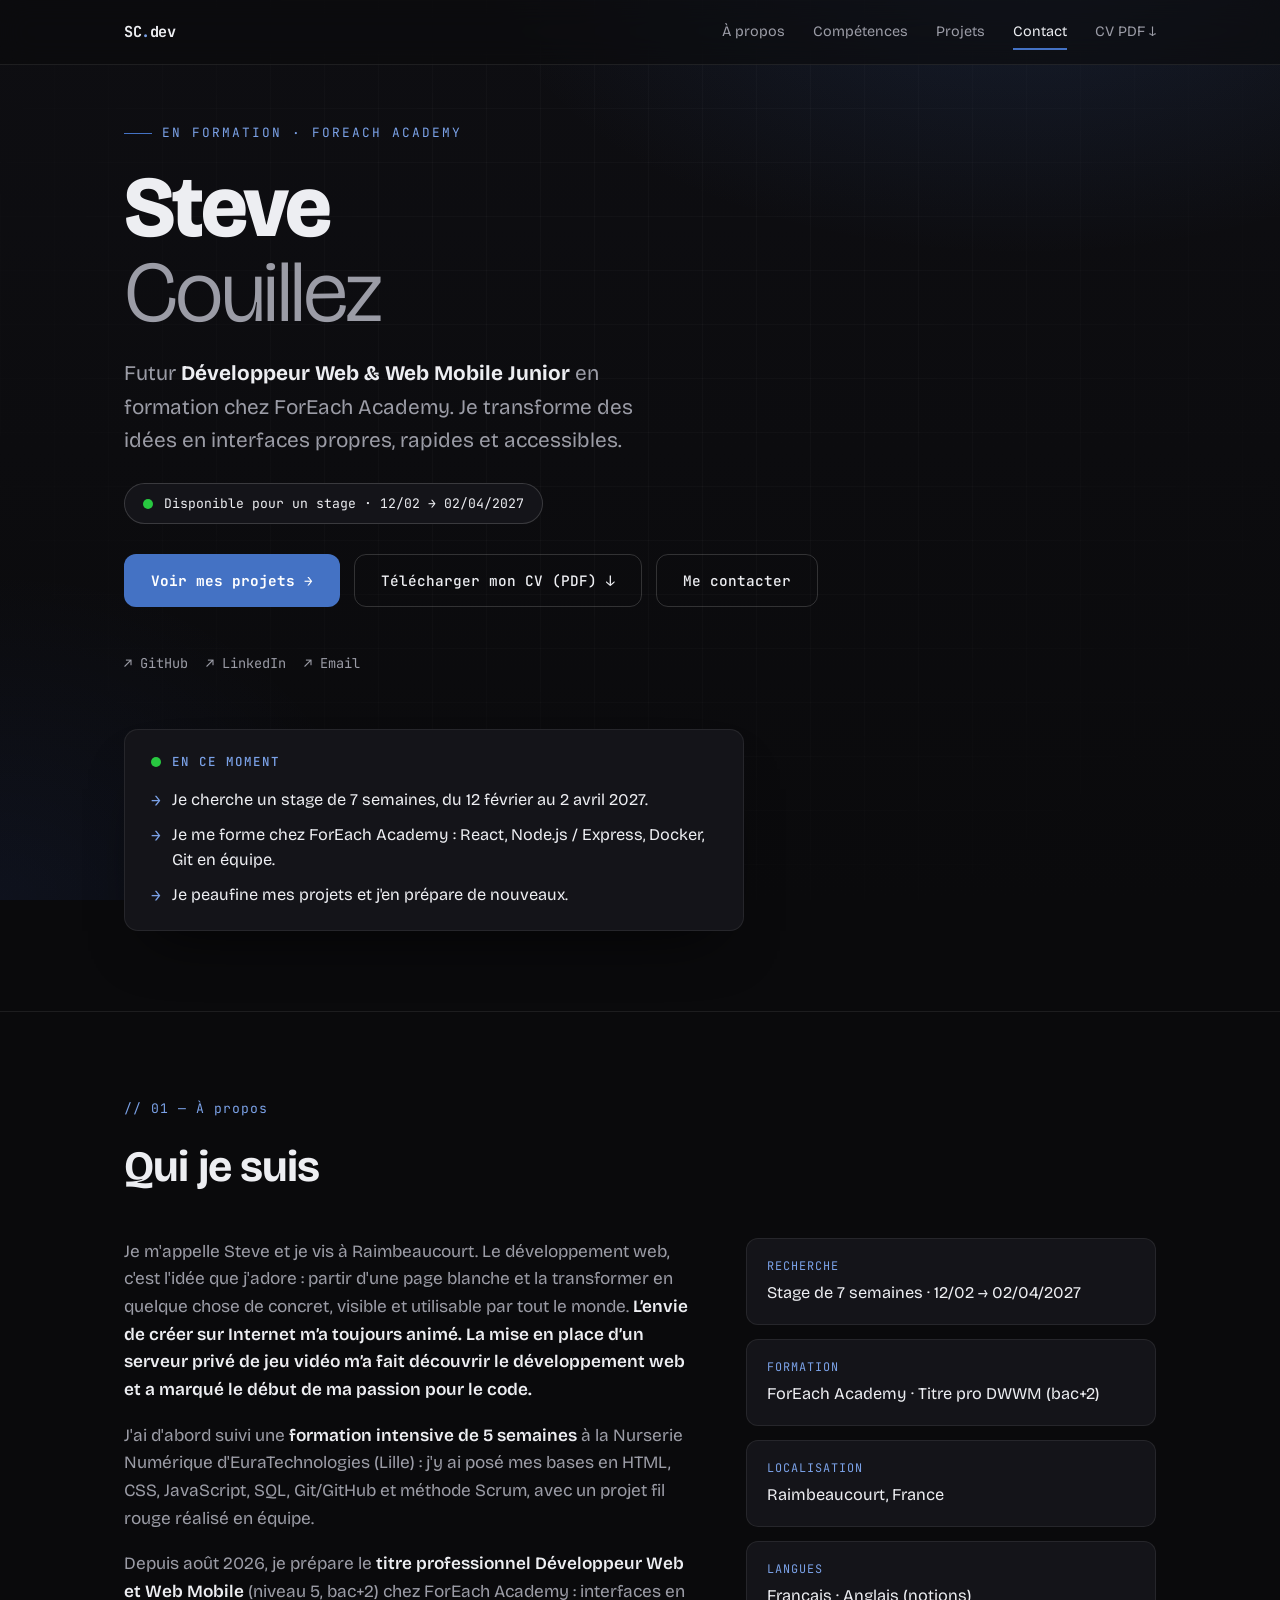
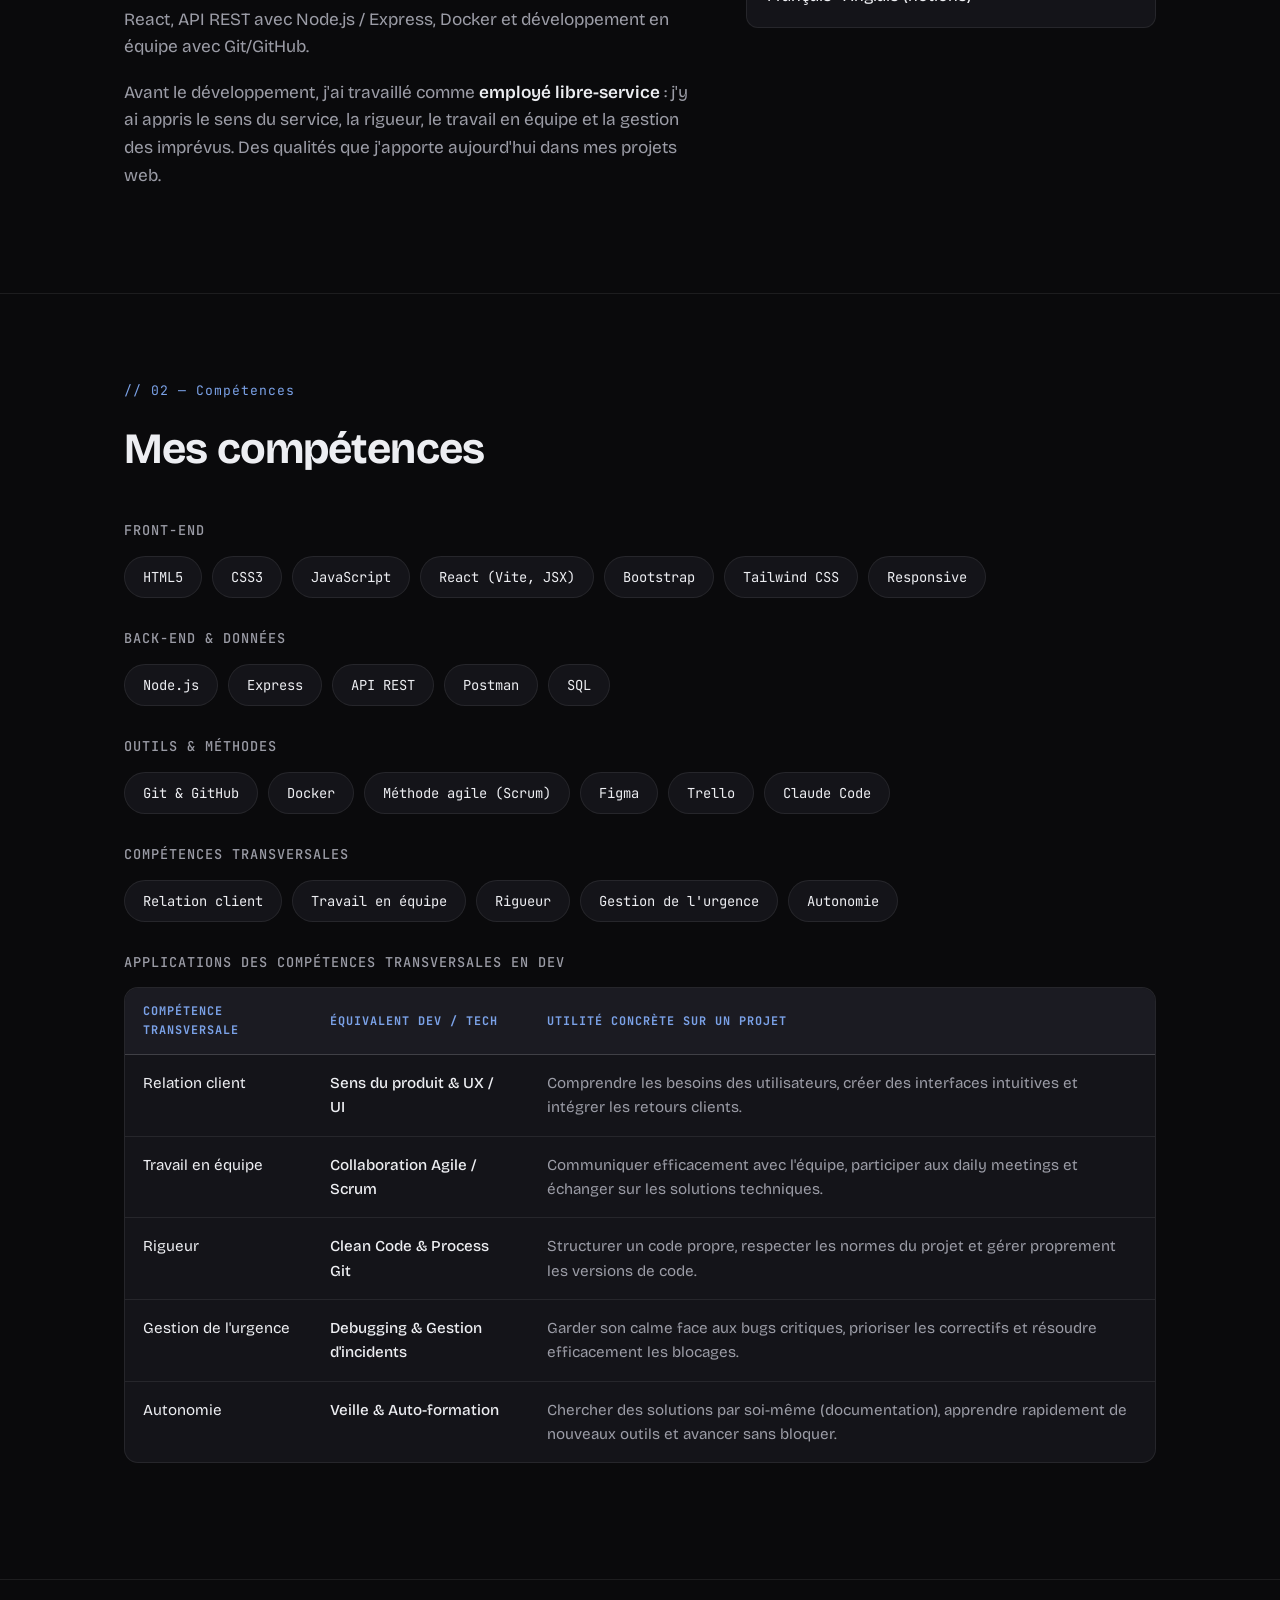
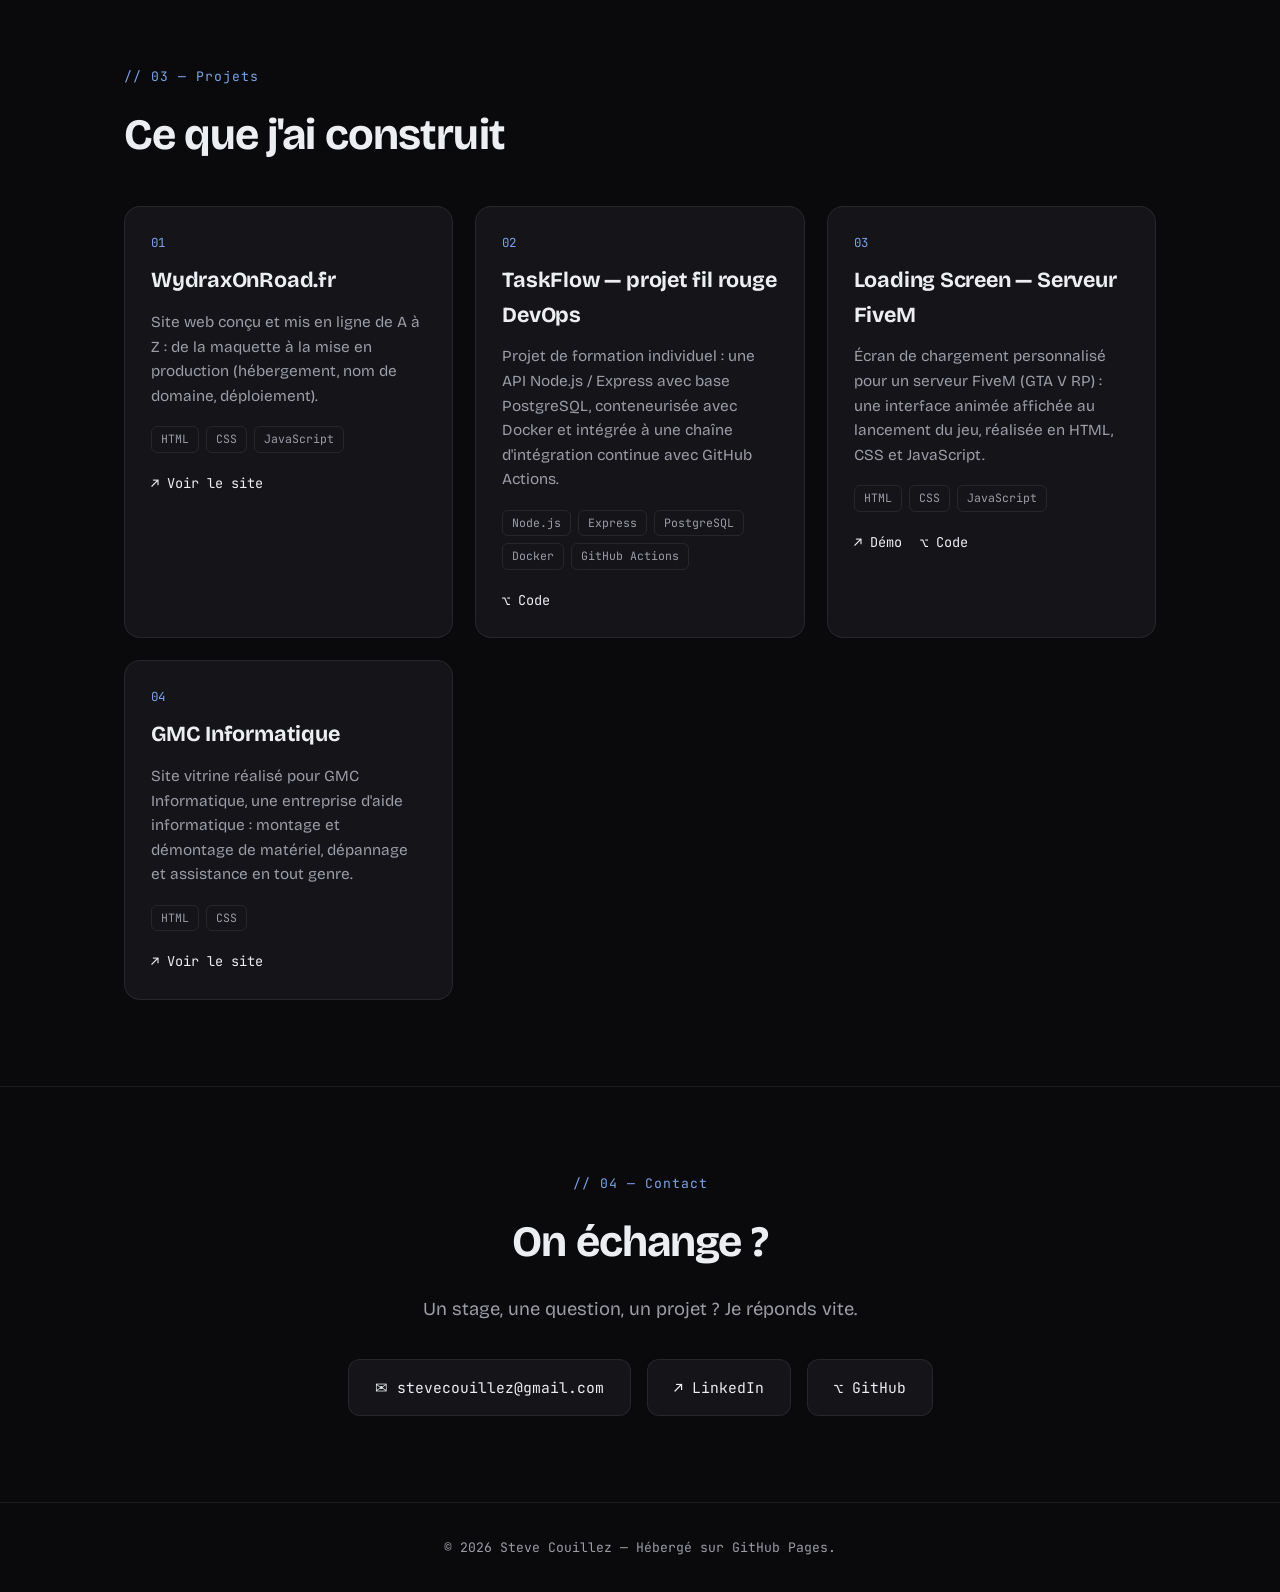
<file: index.html>
<!DOCTYPE html>
<!--
  ════════════════════════════════════════════════════════════════
  CV / PORTFOLIO — Steve Couillez · Développeur Web & Web Mobile
  ════════════════════════════════════════════════════════════════
-->
<html lang="fr">

<head>
  <meta charset="UTF-8" />
  <meta name="viewport" content="width=device-width, initial-scale=1.0" />
  <title>Steve Couillez — Développeur Web &amp; Web Mobile</title>
  <meta name="description" content="Portfolio de Steve Couillez, développeur web en formation (React, Node.js, Express, Docker). Recherche un stage de 7 semaines du 12/02 au 02/04/2027." />

  <!-- Couleur de l'onglet (mobile) + favicon -->
  <meta name="theme-color" content="#0a0a0c">
  <link rel="icon"
    href="data:image/svg+xml;utf8,<svg xmlns='http://www.w3.org/2000/svg' viewBox='0 0 64 64'><rect width='64' height='64' rx='14' fill='%230a0a0c'/><text x='32' y='33' dy='.35em' font-family='Arial,sans-serif' font-size='30' font-weight='700' fill='%237BA2E8' text-anchor='middle'>SC</text></svg>">

  <!-- Open Graph & Twitter Card -->
  <meta property="og:type" content="website">
  <meta property="og:url" content="https://couillezsteve.github.io/">
  <meta property="og:title" content="Steve Couillez — Développeur Web &amp; Web Mobile">
  <meta property="og:description"
    content="Portfolio de Steve Couillez : projets, compétences et CV. Développeur web en formation, à la recherche d'un stage du 12/02 au 02/04/2027.">
  <meta property="og:image" content="https://couillezsteve.github.io/og.png">
  <meta name="twitter:card" content="summary_large_image">

  <link rel="preconnect" href="https://fonts.googleapis.com">
  <link rel="preconnect" href="https://fonts.gstatic.com" crossorigin>
  <link
    href="https://fonts.googleapis.com/css2?family=Bricolage+Grotesque:opsz,wght@12..96,300;12..96,400;12..96,500;12..96,700;12..96,800&family=JetBrains+Mono:wght@400;500;700&display=swap"
    rel="stylesheet">

  <style>
    :root {
      --bg: #0a0a0c;
      --bg-2: #0e0e12;
      --surface: #141419;
      --surface-2: #1b1b22;
      --border: rgba(255, 255, 255, .08);
      --border-strong: rgba(255, 255, 255, .16);
      --text: #edeef2;
      --muted: #9b9ca6;
      --accent: #4472C4;
      --accent-text: #7BA2E8;
      --accent-dim: rgba(68, 114, 196, .16);
      --font-display: 'Bricolage Grotesque', sans-serif;
      --font-mono: 'JetBrains Mono', monospace;
      --maxw: 1080px;
    }

    * { margin: 0; padding: 0; box-sizing: border-box }

    html { scroll-behavior: smooth; scroll-padding-top: 90px }

    body {
      background: var(--bg);
      color: var(--text);
      font-family: var(--font-display);
      font-weight: 400;
      line-height: 1.6;
      -webkit-font-smoothing: antialiased;
      overflow-x: hidden;
      position: relative
    }

    body::before {
      content: "";
      position: fixed;
      inset: 0;
      z-index: -2;
      background: radial-gradient(900px 500px at 80% -5%, rgba(68, 114, 196, .16), transparent 60%), radial-gradient(700px 600px at 0% 100%, rgba(70, 120, 255, .07), transparent 55%), linear-gradient(var(--bg-2), var(--bg))
    }

    body::after {
      content: "";
      position: fixed;
      inset: 0;
      z-index: -1;
      pointer-events: none;
      background-image: linear-gradient(rgba(255, 255, 255, .022) 1px, transparent 1px), linear-gradient(90deg, rgba(255, 255, 255, .022) 1px, transparent 1px);
      background-size: 54px 54px;
      mask-image: radial-gradient(circle at 50% 35%, #000 30%, transparent 90%)
    }

    ::selection { background: var(--accent); color: #fff }

    a { color: inherit; text-decoration: none }

    .wrap { max-width: var(--maxw); margin: 0 auto; padding: 0 24px }

    header.nav {
      position: sticky;
      top: 0;
      z-index: 50;
      backdrop-filter: blur(14px);
      background: rgba(10, 10, 12, .6);
      border-bottom: 1px solid var(--border)
    }

    .nav-inner { display: flex; align-items: center; justify-content: space-between; height: 64px }

    .brand { font-family: var(--font-mono); font-weight: 700; letter-spacing: -.5px; font-size: .95rem }

    .brand .dot { color: var(--accent-text) }

    .nav-links { display: flex; gap: 28px; align-items: center }

    .nav-links a { font-size: .9rem; color: var(--muted); transition: color .2s; position: relative }

    .nav-links a:hover { color: var(--text) }

    .nav-links a::after {
      content: "";
      position: absolute;
      left: 0;
      bottom: -6px;
      height: 2px;
      width: 0;
      background: var(--accent);
      transition: width .25s
    }

    .nav-links a:hover::after,
    .nav-links a.active::after { width: 100% }

    .nav-links a.active { color: var(--text) }

    :focus-visible { outline: 2px solid var(--accent); outline-offset: 3px; border-radius: 4px }

    .burger {
      display: none;
      background: none;
      border: 0;
      color: var(--text);
      font-size: 1.5rem;
      line-height: 1;
      cursor: pointer;
      padding: 6px 4px
    }

    .hero { padding: clamp(28px, 4vw, 52px) 0 80px }

    .eyebrow {
      font-family: var(--font-mono);
      font-size: .8rem;
      color: var(--accent-text);
      letter-spacing: 2px;
      text-transform: uppercase;
      margin-bottom: 22px;
      display: inline-flex;
      align-items: center;
      gap: 10px
    }

    .eyebrow::before { content: ""; width: 28px; height: 1px; background: var(--accent) }

    .hero h1 {
      font-size: clamp(2.6rem, 8vw, 5.4rem);
      font-weight: 800;
      line-height: .98;
      letter-spacing: -.03em;
      margin-bottom: 22px
    }

    .hero h1 .line2 { color: var(--muted); font-weight: 300 }

    .hero .lead {
      font-size: clamp(1.05rem, 2.4vw, 1.3rem);
      color: var(--muted);
      max-width: 560px;
      margin-bottom: 26px
    }

    /* Pastille « disponible pour un stage » */
    .status {
      display: inline-flex;
      align-items: center;
      gap: 11px;
      border: 1px solid var(--border-strong);
      background: var(--surface);
      border-radius: 999px;
      padding: 9px 18px;
      font-family: var(--font-mono);
      font-size: .82rem;
      margin-bottom: 30px
    }

    .hero-cta { display: flex; gap: 14px; flex-wrap: wrap; margin-bottom: 46px }

    .btn {
      font-family: var(--font-mono);
      font-size: .9rem;
      font-weight: 500;
      padding: 14px 26px;
      border-radius: 12px;
      transition: .2s;
      cursor: pointer;
      border: 1px solid transparent;
      display: inline-flex;
      align-items: center;
      gap: 10px
    }

    .btn-primary { background: var(--accent); color: #fff; font-weight: 700 }

    .btn-primary:hover { transform: translateY(-2px); box-shadow: 0 14px 30px rgba(68, 114, 196, .40) }

    .btn-ghost { border-color: var(--border-strong); color: var(--text) }

    .btn-ghost:hover { border-color: var(--accent); color: var(--accent-text) }

    .socials { display: flex; gap: 18px; flex-wrap: wrap }

    .socials a { color: var(--muted); font-family: var(--font-mono); font-size: .85rem; transition: .2s }

    .socials a:hover { color: var(--accent-text) }

    .now-card {
      margin-top: 54px;
      max-width: 620px;
      border: 1px solid var(--border);
      border-radius: 14px;
      background: var(--surface);
      box-shadow: 0 30px 60px -30px rgba(0, 0, 0, .8);
      padding: 22px 26px
    }

    .now-head { display: flex; align-items: center; gap: 11px; margin-bottom: 16px }

    .now-dot { width: 10px; height: 10px; border-radius: 50%; background: #28c840; animation: pulse 2s infinite; flex: none }

    @keyframes pulse {
      0% { box-shadow: 0 0 0 0 rgba(40, 200, 64, .5) }
      70% { box-shadow: 0 0 0 9px rgba(40, 200, 64, 0) }
      100% { box-shadow: 0 0 0 0 rgba(40, 200, 64, 0) }
    }

    .now-head b {
      font-family: var(--font-mono);
      font-weight: 500;
      font-size: .78rem;
      letter-spacing: 2px;
      text-transform: uppercase;
      color: var(--accent-text)
    }

    .now-card ul { list-style: none; display: flex; flex-direction: column; gap: 11px }

    .now-card li { display: flex; gap: 11px; color: var(--text); font-size: 1.02rem; line-height: 1.5 }

    .now-card li::before { content: "→"; color: var(--accent-text); flex: none; font-family: var(--font-mono) }

    section { padding: 86px 0; border-top: 1px solid var(--border) }

    .sec-tag { font-family: var(--font-mono); color: var(--accent-text); font-size: .82rem; letter-spacing: 1px; margin-bottom: 14px }

    .sec-title { font-size: clamp(1.8rem, 4vw, 2.7rem); font-weight: 700; letter-spacing: -.02em; margin-bottom: 36px }

    .about-grid { display: grid; grid-template-columns: 1.4fr 1fr; gap: 48px; align-items: start }

    .about-grid p { color: var(--muted); font-size: 1.08rem; margin-bottom: 18px }

    .about-grid p strong { color: var(--text); font-weight: 600 }

    .facts { display: flex; flex-direction: column; gap: 14px }

    .fact { border: 1px solid var(--border); border-radius: 12px; padding: 18px 20px; background: var(--surface) }

    .fact .k { font-family: var(--font-mono); font-size: .74rem; color: var(--accent-text); letter-spacing: 1px; text-transform: uppercase }

    .fact .v { font-size: 1.02rem; margin-top: 4px }

    .skill-block { margin-bottom: 30px }

    .skill-block h3 { font-family: var(--font-mono); font-size: .85rem; color: var(--muted); font-weight: 500; margin-bottom: 14px; letter-spacing: 1px }

    .chips { display: flex; flex-wrap: wrap; gap: 10px }

    .chip {
      border: 1px solid var(--border);
      background: var(--surface);
      border-radius: 999px;
      padding: 9px 18px;
      font-family: var(--font-mono);
      font-size: .86rem;
      transition: .2s;
      cursor: default
    }

    .chip:hover { border-color: var(--accent); color: var(--accent-text); transform: translateY(-2px) }

    .chip.learning { border-style: dashed; color: var(--muted) }

    .table-wrap { overflow-x: auto; border: 1px solid var(--border); border-radius: 14px; background: var(--surface) }

    .rome { width: 100%; min-width: 640px; border-collapse: collapse; font-size: .95rem }

    .rome th {
      font-family: var(--font-mono);
      font-size: .74rem;
      letter-spacing: 1px;
      text-transform: uppercase;
      color: var(--accent-text);
      text-align: left;
      padding: 14px 18px;
      background: var(--surface-2);
      border-bottom: 1px solid var(--border-strong)
    }

    .rome td { padding: 16px 18px; vertical-align: top; color: var(--muted); border-bottom: 1px solid var(--border) }

    .rome tr:last-child td { border-bottom: 0 }

    .rome td:first-child { color: var(--text) }

    .rome td:nth-child(2) { color: var(--text); font-weight: 500 }

    .rome-note { font-family: var(--font-mono); font-size: .78rem; color: var(--muted); margin-top: 12px }

    .projects { display: grid; grid-template-columns: repeat(auto-fit, minmax(min(100%, 300px), 1fr)); gap: 22px }

    .card {
      border: 1px solid var(--border);
      border-radius: 16px;
      background: var(--surface);
      padding: 26px;
      transition: .25s;
      position: relative;
      overflow: hidden
    }

    .card::before { content: ""; position: absolute; inset: 0; background: var(--accent-dim); opacity: 0; transition: .25s }

    .card:hover { transform: translateY(-5px); border-color: var(--border-strong) }

    .card:hover::before { opacity: 1 }

    .card>* { position: relative }

    .card .num { font-family: var(--font-mono); font-size: .78rem; color: var(--accent-text) }

    .card h3 { font-size: 1.35rem; font-weight: 700; margin: 10px 0 12px; letter-spacing: -.01em }

    .card p { color: var(--muted); font-size: .96rem; margin-bottom: 18px }

    .tags { display: flex; flex-wrap: wrap; gap: 7px; margin-bottom: 20px }

    .tags span { font-family: var(--font-mono); font-size: .72rem; color: var(--muted); border: 1px solid var(--border); padding: 3px 9px; border-radius: 6px }

    .card-links { display: flex; gap: 18px; flex-wrap: wrap; font-family: var(--font-mono); font-size: .85rem }

    .card-links a { color: var(--text); transition: .2s; display: inline-flex; align-items: center; gap: 6px }

    .card-links a:hover { color: var(--accent-text) }

    .contact { text-align: center }

    .contact .sec-title { margin-bottom: 18px }

    .contact .lead { color: var(--muted); font-size: 1.15rem; max-width: 520px; margin: 0 auto 34px }

    .contact-grid { display: flex; gap: 16px; justify-content: center; flex-wrap: wrap }

    .contact-grid a {
      border: 1px solid var(--border);
      border-radius: 12px;
      padding: 16px 26px;
      background: var(--surface);
      font-family: var(--font-mono);
      font-size: .92rem;
      transition: .2s;
      word-break: break-word
    }

    .contact-grid a:hover { border-color: var(--accent); color: var(--accent-text); transform: translateY(-3px) }

    footer {
      border-top: 1px solid var(--border);
      padding: 34px 0;
      text-align: center;
      color: var(--muted);
      font-family: var(--font-mono);
      font-size: .82rem
    }

    .to-top {
      position: fixed;
      right: 22px;
      bottom: 22px;
      z-index: 60;
      width: 48px;
      height: 48px;
      border-radius: 50%;
      border: 1px solid var(--border-strong);
      background: rgba(20, 20, 25, .85);
      backdrop-filter: blur(8px);
      color: var(--text);
      font-size: 1.25rem;
      line-height: 1;
      cursor: pointer;
      display: flex;
      align-items: center;
      justify-content: center;
      opacity: 0;
      pointer-events: none;
      transform: translateY(12px);
      transition: .25s
    }

    .to-top.show { opacity: 1; pointer-events: auto; transform: none }

    .to-top:hover { border-color: var(--accent); color: var(--accent-text); transform: translateY(-2px) }

    .reveal { opacity: 0; transform: translateY(28px); transition: opacity .7s ease, transform .7s ease }

    .reveal.in { opacity: 1; transform: none }

    @media(max-width:760px) {
      .burger { display: block }

      .nav-links {
        display: none;
        position: absolute;
        top: 100%;
        left: 0;
        right: 0;
        flex-direction: column;
        align-items: stretch;
        gap: 0;
        background: rgba(10, 10, 12, .98);
        backdrop-filter: blur(14px);
        border-bottom: 1px solid var(--border);
        padding: 4px 24px 14px
      }

      .nav-links.open { display: flex }

      .nav-links a { padding: 15px 2px; font-size: 1rem; color: var(--text); border-bottom: 1px solid var(--border) }

      .nav-links a:last-child { border-bottom: 0 }

      .nav-links a::after { display: none }

      .hero { padding: 34px 0 50px }

      .hero h1 { font-size: clamp(2.4rem, 13vw, 3.4rem) }

      .now-card { margin-top: 38px }

      section { padding: 60px 0 }

      .about-grid { grid-template-columns: 1fr; gap: 30px }

      .sec-title { margin-bottom: 28px }
    }

    @media(max-width:430px) {
      .wrap { padding: 0 18px }

      .hero-cta { gap: 10px }

      .hero-cta .btn { flex: 1 1 auto; justify-content: center }

      .btn { padding: 13px 18px; font-size: .85rem }

      .status { font-size: .76rem; padding: 9px 14px }

      .card { padding: 22px }

      .contact-grid { flex-direction: column }

      .contact-grid a { text-align: center }

      .to-top { right: 14px; bottom: 14px; width: 44px; height: 44px }
    }

    @media(prefers-reduced-motion:reduce) {
      * { animation: none !important; transition: none !important }

      .reveal { opacity: 1; transform: none }
    }
  </style>

</head>

<body>

  <!-- ───────── NAV ───────── -->
  <header class="nav">
    <div class="wrap nav-inner">
      <a href="#top" class="brand">SC<span class="dot">.</span>dev</a>
      <nav class="nav-links" id="navLinks">
        <a href="#apropos">À propos</a>
        <a href="#competences">Compétences</a>
        <a href="#projets">Projets</a>
        <a href="#contact">Contact</a>
        <a href="cv-steve-couillez.pdf" download>CV PDF ↓</a>
      </nav>
      <button class="burger" id="burger" aria-label="Ouvrir le menu" aria-expanded="false"
        aria-controls="navLinks">≡</button>
    </div>
  </header>

  <!-- ───────── HERO ───────── -->
  <main id="top">
    <section class="hero" style="border-top:0">
      <div class="wrap">
        <div class="eyebrow reveal">En formation · ForEach Academy</div>
        <h1 class="reveal">Steve<br><span class="line2">Couillez</span></h1>
        <p class="lead reveal">
          Futur <strong style="color:var(--text)">Développeur Web &amp; Web Mobile Junior</strong>
          en formation chez ForEach Academy. Je transforme des idées en interfaces propres,
          rapides et accessibles.
        </p>
        <div class="status reveal">
          <span class="now-dot"></span>
          Disponible pour un stage · 12/02 → 02/04/2027
        </div>
        <div class="hero-cta reveal">
          <a href="#projets" class="btn btn-primary">Voir mes projets →</a>
          <a href="CV_Stage_Steve_Couillez.pdf" download class="btn btn-ghost">Télécharger mon CV (PDF) ↓</a>
          <a href="#contact" class="btn btn-ghost">Me contacter</a>
        </div>
        <div class="socials reveal">
          <a href="https://github.com/CouillezSteve" target="_blank" rel="noopener">↗ GitHub</a>
          <a href="https://www.linkedin.com/in/steve-couillez-91457b308/" target="_blank" rel="noopener">↗ LinkedIn</a>
          <a href="mailto:stevecouillez@gmail.com">↗ Email</a>
        </div>

        <!-- Carte « En ce moment » -->
        <div class="now-card reveal">
          <div class="now-head"><span class="now-dot"></span><b>En ce moment</b></div>
          <ul>
            <li>Je cherche un stage de 7 semaines, du 12 février au 2 avril 2027.</li>
            <li>Je me forme chez ForEach Academy : React, Node.js / Express, Docker, Git en équipe.</li>
            <li>Je peaufine mes projets et j'en prépare de nouveaux.</li>
          </ul>
        </div>
      </div>
    </section>

    <!-- ───────── À PROPOS ───────── -->
    <section id="apropos">
      <div class="wrap">
        <div class="sec-tag reveal">// 01 — À propos</div>
        <h2 class="sec-title reveal">Qui je suis</h2>
        <div class="about-grid">
          <div class="reveal">
            <p>
              Je m'appelle Steve et je vis à Raimbeaucourt. Le développement web, c'est l'idée
              que j'adore : partir d'une page blanche et la transformer en quelque chose de
              concret, visible et utilisable par tout le monde.
              <strong>L’envie de créer sur Internet m’a toujours animé. La mise en place d’un serveur privé de jeu vidéo
                m’a fait découvrir le développement web et a marqué le début de ma passion pour le code.</strong>
            </p>
            <p>
              J'ai d'abord suivi une <strong>formation intensive de 5 semaines</strong> à la
              Nurserie Numérique d'EuraTechnologies (Lille) : j'y ai posé mes bases en HTML, CSS,
              JavaScript, SQL, Git/GitHub et méthode Scrum, avec un projet fil rouge réalisé en équipe.
            </p>
            <p>
              Depuis août 2026, je prépare le <strong>titre professionnel Développeur Web et Web
                Mobile</strong> (niveau 5, bac+2) chez ForEach Academy : interfaces en React,
              API REST avec Node.js / Express, Docker et développement en équipe avec Git/GitHub.
            </p>
            <p>
              Avant le développement, j'ai travaillé comme <strong>employé libre-service</strong> :
              j'y ai appris le sens du service, la rigueur, le travail en équipe et la gestion
              des imprévus. Des qualités que j'apporte aujourd'hui dans mes projets web.
            </p>
          </div>
          <div class="facts reveal">
            <div class="fact">
              <div class="k">Recherche</div>
              <div class="v">Stage de 7 semaines · 12/02 → 02/04/2027</div>
            </div>
            <div class="fact">
              <div class="k">Formation</div>
              <div class="v">ForEach Academy · Titre pro DWWM (bac+2)</div>
            </div>
            <div class="fact">
              <div class="k">Localisation</div>
              <div class="v">Raimbeaucourt, France</div>
            </div>
            <div class="fact">
              <div class="k">Langues</div>
              <div class="v">Français · Anglais (notions)</div>
            </div>
          </div>
        </div>
      </div>
    </section>

    <!-- ───────── COMPÉTENCES ───────── -->
    <section id="competences">
      <div class="wrap">
        <div class="sec-tag reveal">// 02 — Compétences</div>
        <h2 class="sec-title reveal">Mes compétences</h2>

        <div class="skill-block reveal">
          <h3>FRONT-END</h3>
          <div class="chips">
            <span class="chip">HTML5</span>
            <span class="chip">CSS3</span>
            <span class="chip">JavaScript</span>
            <span class="chip">React (Vite, JSX)</span>
            <span class="chip">Bootstrap</span>
            <span class="chip">Tailwind CSS</span>
            <span class="chip">Responsive</span>
          </div>
        </div>

        <div class="skill-block reveal">
          <h3>BACK-END &amp; DONNÉES</h3>
          <div class="chips">
            <span class="chip">Node.js</span>
            <span class="chip">Express</span>
            <span class="chip">API REST</span>
            <span class="chip">Postman</span>
            <span class="chip">SQL</span>
          </div>
        </div>

        <div class="skill-block reveal">
          <h3>OUTILS &amp; MÉTHODES</h3>
          <div class="chips">
            <span class="chip">Git &amp; GitHub</span>
            <span class="chip">Docker</span>
            <span class="chip">Méthode agile (Scrum)</span>
            <span class="chip">Figma</span>
            <span class="chip">Trello</span>
            <span class="chip">Claude Code</span>
          </div>
        </div>

        <div class="skill-block reveal">
          <h3>COMPÉTENCES TRANSVERSALES</h3>
          <div class="chips">
            <span class="chip">Relation client</span>
            <span class="chip">Travail en équipe</span>
            <span class="chip">Rigueur</span>
            <span class="chip">Gestion de l'urgence</span>
            <span class="chip">Autonomie</span>
          </div>
        </div>

        <div class="skill-block reveal">
          <h3>APPLICATIONS DES COMPÉTENCES TRANSVERSALES EN DEV</h3>
          <div class="table-wrap">
            <table class="rome">
              <thead>
                <tr>
                  <th>Compétence transversale</th>
                  <th>Équivalent Dev / Tech</th>
                  <th>Utilité concrète sur un projet</th>
                </tr>
              </thead>
              <tbody>
                <tr>
                  <td>Relation client</td>
                  <td>Sens du produit &amp; UX / UI</td>
                  <td>Comprendre les besoins des utilisateurs, créer des interfaces intuitives et intégrer les retours
                    clients.</td>
                </tr>
                <tr>
                  <td>Travail en équipe</td>
                  <td>Collaboration Agile / Scrum</td>
                  <td>Communiquer efficacement avec l'équipe, participer aux daily meetings et échanger sur les
                    solutions techniques.</td>
                </tr>
                <tr>
                  <td>Rigueur</td>
                  <td>Clean Code &amp; Process Git</td>
                  <td>Structurer un code propre, respecter les normes du projet et gérer proprement les versions de
                    code.</td>
                </tr>
                <tr>
                  <td>Gestion de l'urgence</td>
                  <td>Debugging &amp; Gestion d'incidents</td>
                  <td>Garder son calme face aux bugs critiques, prioriser les correctifs et résoudre efficacement les
                    blocages.</td>
                </tr>
                <tr>
                  <td>Autonomie</td>
                  <td>Veille &amp; Auto-formation</td>
                  <td>Chercher des solutions par soi-même (documentation), apprendre rapidement de nouveaux outils et
                    avancer sans bloquer.</td>
                </tr>
              </tbody>
            </table>
          </div>
        </div>

      </div>
    </section>


    <!-- ───────── PROJETS ───────── -->
    <section id="projets">
      <div class="wrap">
        <div class="sec-tag reveal">// 03 — Projets</div>
        <h2 class="sec-title reveal">Ce que j'ai construit</h2>
        <div class="projects">

          <article class="card reveal">
            <div class="num">01</div>
            <h3>WydraxOnRoad.fr</h3>
            <p>
              Site web conçu et mis en ligne de A à Z : de la maquette à la mise en production
              (hébergement, nom de domaine, déploiement).
            </p>
            <div class="tags"><span>HTML</span><span>CSS</span><span>JavaScript</span></div>
            <div class="card-links">
              <a href="https://wydraxonroad.fr" target="_blank" rel="noopener">↗ Voir le site</a>
            </div>
          </article>

          <article class="card reveal">
            <div class="num">02</div>
            <h3>TaskFlow — projet fil rouge DevOps</h3>
            <p>
              Projet de formation individuel : une API Node.js / Express avec base PostgreSQL,
              conteneurisée avec Docker et intégrée à une chaîne d'intégration continue avec GitHub Actions.
            </p>
            <div class="tags"><span>Node.js</span><span>Express</span><span>PostgreSQL</span><span>Docker</span><span>GitHub Actions</span></div>
            <div class="card-links">
              <a href="https://github.com/CouillezSteve/taskflow" target="_blank" rel="noopener">⌥ Code</a>
            </div>
          </article>

          <article class="card reveal">
            <div class="num">03</div>
            <h3>Loading Screen — Serveur FiveM</h3>
            <p>
              Écran de chargement personnalisé pour un serveur FiveM (GTA&nbsp;V RP) : une
              interface animée affichée au lancement du jeu, réalisée en HTML, CSS et JavaScript.
            </p>
            <div class="tags"><span>HTML</span><span>CSS</span><span>JavaScript</span></div>
            <div class="card-links">
              <a href="https://couillezsteve.github.io/fivem-loadingscreen/" target="_blank" rel="noopener">↗ Démo</a>
              <a href="https://github.com/CouillezSteve/couillezsteve.github.io/tree/main/fivem-loadingscreen"
                target="_blank" rel="noopener">⌥ Code</a>
            </div>
          </article>

          <article class="card reveal">
            <div class="num">04</div>
            <h3>GMC Informatique</h3>
            <p>
              Site vitrine réalisé pour GMC Informatique, une entreprise d'aide informatique :
              montage et démontage de matériel, dépannage et assistance en tout genre.
            </p>
            <div class="tags"><span>HTML</span><span>CSS</span></div>
            <div class="card-links">
              <a href="https://ivory-caribou-557162.hostingersite.com/" target="_blank" rel="noopener">↗ Voir le
                site</a>
            </div>
          </article>

        </div>
      </div>
    </section>

    <!-- ───────── CONTACT ───────── -->
    <section id="contact" class="contact">
      <div class="wrap">
        <div class="sec-tag reveal">// 04 — Contact</div>
        <h2 class="sec-title reveal">On échange&nbsp;?</h2>
        <p class="lead reveal">Un stage, une question, un projet&nbsp;? Je réponds vite.</p>
        <div class="contact-grid reveal">
          <a href="mailto:stevecouillez@gmail.com">✉ stevecouillez@gmail.com</a>
          <a href="https://www.linkedin.com/in/steve-couillez-91457b308/" target="_blank" rel="noopener">↗ LinkedIn</a>
          <a href="https://github.com/CouillezSteve" target="_blank" rel="noopener">⌥ GitHub</a>
        </div>
      </div>
    </section>
  </main>

  <footer>
    <div class="wrap">
      © <span id="year"></span> Steve Couillez — Hébergé sur GitHub Pages.
    </div>
  </footer>

  <!-- Bouton remonter en haut -->
  <button class="to-top" id="toTop" aria-label="Remonter en haut de la page">↑</button>

  <script>
    document.getElementById('year').textContent = new Date().getFullYear();

    // Menu mobile : ouverture / fermeture propre
    (function () {
      var burger = document.getElementById('burger');
      var nav = document.getElementById('navLinks');
      if (!burger || !nav) return;
      function close() { nav.classList.remove('open'); burger.setAttribute('aria-expanded', 'false'); burger.textContent = '≡'; }
      burger.addEventListener('click', function () {
        var open = nav.classList.toggle('open');
        burger.setAttribute('aria-expanded', open ? 'true' : 'false');
        burger.textContent = open ? '✕' : '≡';
      });
      // Fermer le menu après avoir cliqué sur un lien
      nav.querySelectorAll('a').forEach(function (a) { a.addEventListener('click', close); });
    })();

    // Bouton « remonter en haut »
    (function () {
      var btn = document.getElementById('toTop');
      if (!btn) return;
      function onScroll() {
        if (window.scrollY > 500) { btn.classList.add('show'); }
        else { btn.classList.remove('show'); }
      }
      window.addEventListener('scroll', onScroll, { passive: true });
      onScroll();
      btn.addEventListener('click', function () {
        window.scrollTo({ top: 0, behavior: 'smooth' });
      });
    })();

    // Lien de menu actif selon la section visible
    (function () {
      var links = Array.prototype.slice.call(document.querySelectorAll('.nav-links a[href^="#"]'));
      var map = {};
      links.forEach(function (a) { var id = a.getAttribute('href').slice(1); if (id) { map[id] = a; } });
      var sections = Object.keys(map).map(function (id) { return document.getElementById(id); }).filter(Boolean);
      if (sections.length) {
        var spy = new IntersectionObserver(function (entries) {
          entries.forEach(function (e) {
            if (e.isIntersecting) {
              links.forEach(function (a) { a.classList.remove('active'); });
              if (map[e.target.id]) { map[e.target.id].classList.add('active'); }
            }
          });
        }, { rootMargin: '-45% 0px -50% 0px', threshold: 0 });
        sections.forEach(function (s) { spy.observe(s); });
      }
    })();

    // Apparition au scroll
    var io = new IntersectionObserver(function (entries) {
      entries.forEach(function (e) {
        if (e.isIntersecting) { e.target.classList.add('in'); io.unobserve(e.target); }
      });
    }, { threshold: .12 });
    document.querySelectorAll('.reveal').forEach(function (el, idx) {
      el.style.transitionDelay = (idx % 4) * 80 + 'ms';
      io.observe(el);
    });
  </script>
</body>

</html>
</file>
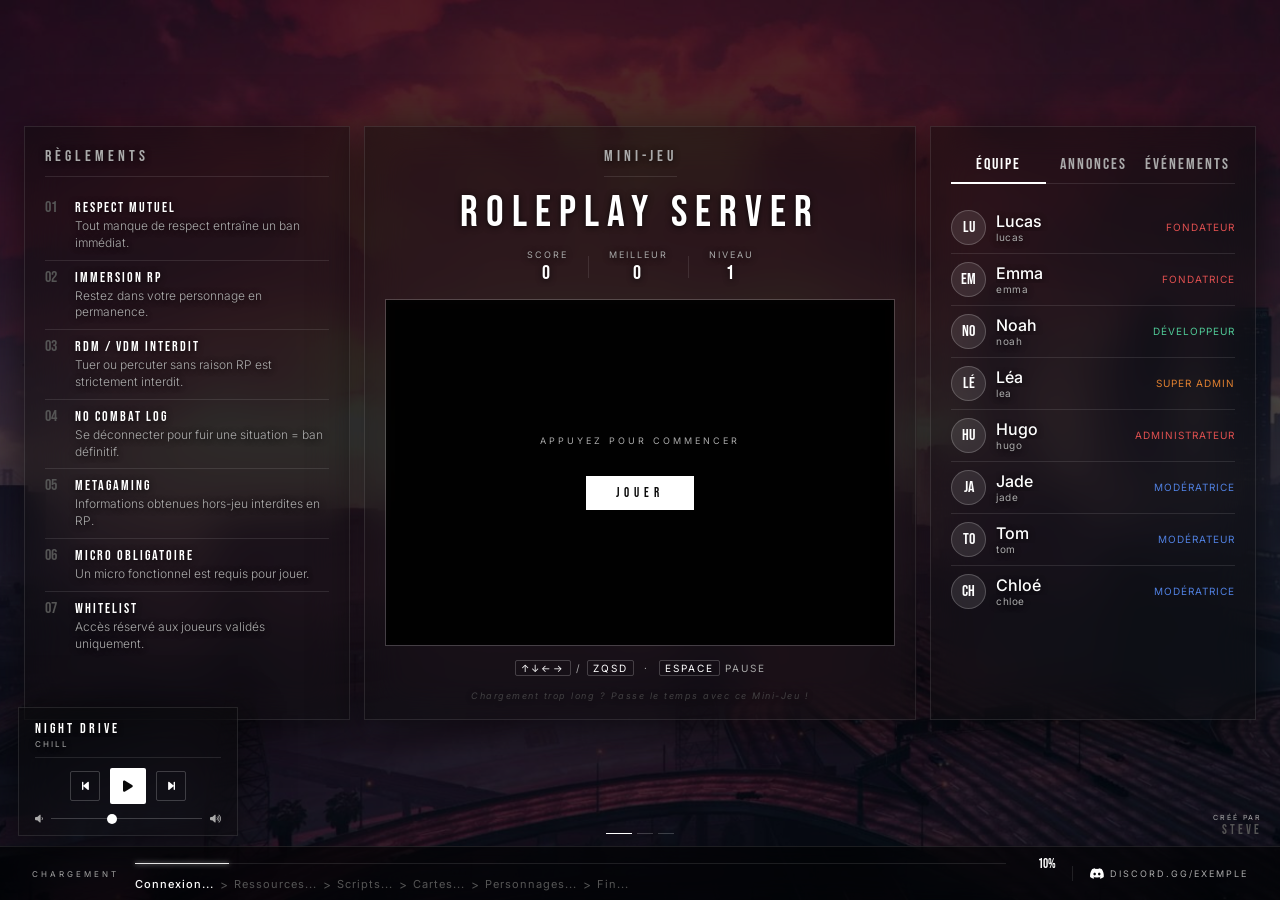
<file: fivem-loadingscreen/index.html>
<!DOCTYPE html>
<html lang="fr">

<head>
    <meta charset="UTF-8">
    <title>Loading...</title>
    <link rel="stylesheet" href="assets/css/style.css">

    <link rel="stylesheet" href="https://cdnjs.cloudflare.com/ajax/libs/font-awesome/6.5.0/css/all.min.css">
</head>

<body>

    <!-- Slideshow -->
    <div id="bg"></div>
    <div id="slideDots" class="slide-dots"></div>

    <div class="page">


        <!-- ══ 3 CARDS ══ -->
        <div class="cards-row">

            <!-- ① Règlements -->
            <div class="card card-rules">
                <div class="card-label">Règlements</div>
                <div class="rules-scroll" id="rulesList"></div>
            </div>

            <!-- ② Jeu Snake -->
            <div class="card card-game">
                <div class="card-label">Mini-jeu</div>
                <div class="game-title">ROLEPLAY SERVER</div>

                <div class="hud">
                    <div class="hud-cell">
                        <div class="hud-l">Score</div>
                        <div class="hud-v" id="sc">0</div>
                    </div>
                    <div class="hud-sep"></div>
                    <div class="hud-cell">
                        <div class="hud-l">Meilleur</div>
                        <div class="hud-v" id="bst">0</div>
                    </div>
                    <div class="hud-sep"></div>
                    <div class="hud-cell">
                        <div class="hud-l">Niveau</div>
                        <div class="hud-v" id="lv">1</div>
                    </div>
                </div>

                <div class="canvas-wrap">
                    <canvas id="c" width="560" height="380"></canvas>
                    <div class="overlay" id="ov">
                        <div class="ov-s" id="ovS">Appuyez pour commencer</div>
                        <div class="ov-score" id="ovSc" style="display:none"></div>
                        <button class="btn" id="btn" onclick="play()">JOUER</button>
                    </div>
                </div>

                <div class="hint">
                    <span class="k">↑↓←→</span> / <span class="k">ZQSD</span>
                    &nbsp;·&nbsp; <span class="k">Espace</span> pause
                </div>
                <div class="game-sub">Chargement trop long ? Passe le temps avec ce Mini-Jeu !</div>
            </div>

            <!-- ③ Staff + Annonces + Événements -->
            <div class="card card-staff">
                <div class="staff-tabs">
                    <button class="stab on" onclick="staffTab('team', this)">Équipe</button>
                    <button class="stab" onclick="staffTab('news', this)">Annonces</button>
                    <button class="stab" onclick="staffTab('events', this)">Événements</button>
                </div>
                <div id="panelTeam" class="staff-scroll"></div>
                <div id="panelNews" class="news-scroll" style="display:none"></div>
                <div id="panelEvents" class="events-scroll" style="display:none"></div>
            </div>

        </div><!-- /cards-row -->

    </div><!-- /page -->

    <!-- Bottom bar -->
    <footer class="bottombar">
        <div class="prog-label">Chargement</div>
        <div class="prog-wrap">
            <div class="prog-row">
                <div class="prog-track">
                    <div class="prog-fill" id="fill" style="width:0%"></div>
                </div>
                <div class="prog-pct" id="pct">0%</div>
            </div>
            <div class="prog-steps" id="steps"></div>
        </div>
        <div class="bottom-discord">
            <span class="bottom-discord-icon"><i class="fa-brands fa-discord"></i></span>
            <span class="bottom-discord-text" id="serverDiscord">discord.gg/...</span>
        </div>
    </footer>

    <!-- Credit -->
    <div class="credit">
        <div class="credit-by">Créé par</div>
        <div class="credit-name">Steve</div>
    </div>

    <!-- Music Player flottant -->
    <div class="music-player" id="musicPlayer">
        <div class="music-info">
            <div class="music-title" id="mTitle">—</div>
            <div class="music-artist" id="mArtist">—</div>
        </div>
        <div class="music-controls">
            <button class="mc-btn" onclick="musicPrev()"><i class="fa-solid fa-backward-step"></i></button>
            <button class="mc-btn mc-play" onclick="musicToggle()"><i class="fa-solid fa-play"
                    id="mPlayIcon"></i></button>
            <button class="mc-btn" onclick="musicNext()"><i class="fa-solid fa-forward-step"></i></button>
        </div>
        <div class="music-vol">
            <i class="fa-solid fa-volume-low"></i>
            <input type="range" min="0" max="100" value="40" oninput="musicVolChange(this.value)">
            <i class="fa-solid fa-volume-high"></i>
        </div>
    </div>

    <!-- ✏️ Modifiez config.js pour personnaliser le serveur -->
    <script src="assets/js/config.js"></script>
    <!-- ⚠️ Ne pas modifier core.js -->
    <script src="assets/js/core.js"></script>
</body>

</html>
</file>
<file: fivem-loadingscreen/assets/css/style.css>
/* ═══════════════════════════════
   RolePlay Server · style.css
   Créé par Steve
═══════════════════════════════ */

@import url('https://fonts.googleapis.com/css2?family=Inter:wght@300;400;500&family=Bebas+Neue&display=swap');

/* ── Thème unique : sombre + textes blancs ── */
:root {
  --bg-card:    rgba(10, 10, 10, 0.45);
  --bg-canvas:  rgba(6, 6, 6, 0.65);
  --bg-overlay: rgba(0, 0, 0, 0.72);
  --border:     rgba(255, 255, 255, 0.10);
  --border-mid: rgba(255, 255, 255, 0.20);
  --txt:        #FFFFFF;
  --txt-muted:  #AAAAAA;
  --txt-sub:    #555555;
  --btn-bg:     #FFFFFF;
  --btn-txt:    #0A0A0A;
  --tab-on-bg:  #FFFFFF;
  --tab-on-txt: #0A0A0A;
  --prog-track: rgba(255, 255, 255, 0.10);
  --prog-fill:  #FFFFFF;
  --slide-dim:  brightness(0.30);
  --shadow:     0 8px 40px rgba(0, 0, 0, 0.60);
  --bottombar:  rgba(0, 0, 0, 0.55);
  --txt-shadow: 0 1px 6px rgba(0, 0, 0, 0.8);
}

/* ── Reset ── */
*, *::before, *::after { box-sizing: border-box; margin: 0; padding: 0; }

html, body {
  width: 100%; height: 100%;
  background: #E6E4DF;
  color: var(--txt);
  font-family: 'Inter', sans-serif;
  overflow: hidden;
  user-select: none;
}
[data-theme="dark"] body { background: #050505; }

/* ── Slideshow ── */
#bg {
  position: fixed;
  inset: 0;
  z-index: 0;
}
.slide {
  position: absolute;
  inset: 0;
  background-size: cover;
  background-position: center;
  opacity: 0;
  filter: var(--slide-dim);
  animation: kb 16s ease-in-out infinite alternate;
}
.slide.on { opacity: 1; }
@keyframes kb {
  from { transform: scale(1.05); }
  to   { transform: scale(1.00); }
}

/* ── Slide dots ── */
.slide-dots {
  position: fixed;
  bottom: 66px;
  left: 50%;
  transform: translateX(-50%);
  display: flex;
  gap: 5px;
  z-index: 5;
}
.sd {
  width: 16px; height: 1px;
  background: var(--border-mid);
  cursor: pointer;
  transition: all 0.3s;
}
.sd.on { width: 26px; background: var(--txt); }

/* ── Page ── */
.page {
  position: relative;
  z-index: 1;
  display: flex;
  flex-direction: column;
  align-items: center;
  justify-content: center;
  height: calc(100vh - 54px);
  margin-top: 0;
  padding: 16px 24px;
  gap: 16px;
}

/* ── Top bar ── */
/* .top supprimé */


.live {
  display: flex;
  align-items: center;
  gap: 6px;
  font-size: 8px;
  letter-spacing: 3px;
  text-transform: uppercase;
  color: var(--txt-muted);
  transition: color 0.4s;
}
.live::before {
  content: '';
  width: 5px; height: 5px;
  border-radius: 50%;
  background: var(--txt);
  box-shadow: 0 0 5px var(--txt);
  animation: blink 2.5s ease-in-out infinite;
}
@keyframes blink { 0%,100%{opacity:1} 50%{opacity:0.2} }

/* ══════════════════════════════════
   3-CARD ROW
══════════════════════════════════ */
.cards-row {
  display: flex;
  gap: 14px;
  width: 100%;
  max-width: 1300px;
  /* align-items: flex-start; */
}

/* ── Shared card ── */
.card {
  background: var(--bg-card);
  border: 1px solid var(--border);
  box-shadow: var(--shadow);
  backdrop-filter: blur(20px);
  -webkit-backdrop-filter: blur(20px);
  display: flex;
  flex-direction: column;
  gap: 14px;
  padding: 20px 20px 18px;
  transition: background 0.4s, border-color 0.4s, box-shadow 0.4s;
  min-width: 0;

}

.card-label {
  font-family: 'Bebas Neue', sans-serif;
  font-size: 16px;
  letter-spacing: 4px;
  color: var(--txt-muted);
  text-transform: uppercase;
  border-bottom: 1px solid var(--border);
  padding-bottom: 10px;
  transition: color 0.4s, border-color 0.4s;
  text-shadow: var(--txt-shadow);
}

/* ── Card Règlements (left) ── */
.card-rules {
  flex: 1;
}
.rules-scroll {
  display: flex;
  flex-direction: column;
  gap: 0;
}

.rule {
  display: flex;
  gap: 10px;
  padding: 8px 0;
  border-bottom: 1px solid var(--border);
  animation: fadeUp .3s ease both;
}
.rule:last-child { border-bottom: none; }
.rule-n {
  font-family: 'Bebas Neue', sans-serif;
  font-size: 16px;
  color: var(--txt-sub);
  flex-shrink: 0;
  width: 20px;
  line-height: 1.1;
  transition: color 0.4s;
}
.rule-t {
  font-family: 'Bebas Neue', sans-serif;
  font-size: 14px; font-weight: 500;
  letter-spacing: 2px;
  color: var(--txt);
  margin-bottom: 2px;
  transition: color 0.4s;
  text-shadow: var(--txt-shadow);
}
.rule-d {
  font-size: 12px; font-weight: 300;
  color: var(--txt-muted);
  line-height: 1.4;
  transition: color 0.4s;
  text-shadow: var(--txt-shadow);
}

/* ── Card Jeux (center) ── */
.card-game {
  flex: 1.8;
  align-items: center;
}

.game-title {
  font-family: 'Bebas Neue', sans-serif;
  font-size: 44px;
  letter-spacing: 8px;
  color: var(--txt);
  transition: color 0.4s;
  line-height: 1;
  text-align: center;
  width: 100%;
  text-shadow: var(--txt-shadow);
}

.hud {
  display: flex;
  gap: 20px;
  align-items: center;
  justify-content: center;
  width: 100%;
}
.hud-cell  { text-align: center; }
.hud-l { font-size: 9px; letter-spacing: 2px; text-transform: uppercase; color: var(--txt-muted); margin-bottom: 1px; transition: color 0.4s; text-shadow: var(--txt-shadow); }
.hud-v { font-family: 'Bebas Neue', sans-serif; font-size: 20px; letter-spacing: 2px; color: var(--txt); transition: color 0.4s; text-shadow: var(--txt-shadow); }
.hud-sep { width: 1px; height: 22px; background: var(--border); transition: background 0.4s; }

.canvas-wrap {
  position: relative;
  border: 1px solid var(--border-mid);
  width: 100%;
  transition: border-color 0.4s;
}
#c { display: block; width: 100%; height: auto; }

.overlay {
  position: absolute;
  inset: 0;
  background: var(--bg-overlay);
  backdrop-filter: blur(4px);
  display: flex;
  flex-direction: column;
  align-items: center;
  justify-content: center;
  gap: 30px;
  transition: background 0.4s;
}
.ov-t {
  font-family: 'Bebas Neue', sans-serif;
  font-size: 26px; letter-spacing: 7px;
  color: var(--txt); transition: color 0.4s;
}
.ov-s {
  font-size: 9px; letter-spacing: 3px;
  text-transform: uppercase;
  color: var(--txt-muted); transition: color 0.4s;
}
.ov-score {
  font-family: 'Bebas Neue', sans-serif;
  font-size: 42px; letter-spacing: 4px;
  color: var(--txt); transition: color 0.4s;
}
.btn {
  background: var(--btn-bg);
  color: var(--btn-txt);
  border: none;
  font-family: 'Bebas Neue', sans-serif;
  font-size: 13px; letter-spacing: 5px;
  padding: 9px 30px;
  cursor: pointer;
  transition: opacity 0.2s, background 0.4s, color 0.4s;
}
.btn:hover { opacity: 0.75; }

.hint {
  font-size: 10px; letter-spacing: 2px;
  text-transform: uppercase;
  color: var(--txt-muted); text-align: center;
  transition: color 0.4s;
}
.game-sub {
  font-size: 9px;
  letter-spacing: 1.5px;
  color: var(--txt-sub);
  text-align: center;
  font-style: italic;
  opacity: 0.7;
  text-shadow: var(--txt-shadow);
}
.k {
  display: inline-block;
  border: 1px solid var(--border-mid);
  padding: 1px 5px; border-radius: 2px;
  color: var(--txt);
  transition: border-color 0.4s, color 0.4s;
}

/* ── Staff tabs ── */
.staff-tabs {
  display: flex;
  border-bottom: 1px solid var(--border);
  margin-bottom: 4px;
}
.stab {
  flex: 1;
  background: transparent;
  border: none;
  color: var(--txt-muted);
  font-family: 'Bebas Neue', sans-serif;
  font-size: 16px;
  letter-spacing: 2px;
  padding: 8px 0;
  cursor: pointer;
  text-transform: uppercase;
  transition: all 0.2s;
  border-bottom: 2px solid transparent;
  margin-bottom: -1px;
}
.stab:hover { color: var(--txt); }
.stab.on { color: var(--txt); border-bottom-color: var(--txt); }

/* ── Panel vide ── */
.panel-empty {
  font-size: 9px; letter-spacing: 1px;
  color: var(--txt-sub);
  text-align: center;
  padding: 20px 0;
  font-style: italic;
}

/* ── News panel ── */
.news-scroll {
  display: flex;
  flex-direction: column;
  gap: 0;
}
.news-item {
  padding: 10px 0;
  border-bottom: 1px solid var(--border);
  animation: fadeUp .3s ease both;
}
.news-item:last-child { border-bottom: none; }
.news-date  { font-size: 10px; letter-spacing: 2px; text-transform: uppercase; color: var(--txt-sub); margin-bottom: 3px; }
.news-title { font-family: 'Bebas Neue', sans-serif; font-size: 14px; letter-spacing: 2px; color: var(--txt); margin-bottom: 3px; text-shadow: var(--txt-shadow); }
.news-body  { font-size: 12px; font-weight: 300; color: var(--txt-muted); line-height: 1.5; }

/* ── Events panel ── */
.events-scroll {
  display: flex;
  flex-direction: column;
  gap: 0;
}
.event-item {
  padding: 10px 0;
  border-bottom: 1px solid var(--border);
  animation: fadeUp .3s ease both;
}
.event-item:last-child { border-bottom: none; }
.event-head  { display: flex; align-items: center; justify-content: space-between; margin-bottom: 3px; }
.event-date  { font-size: 10px; letter-spacing: 2px; text-transform: uppercase; color: var(--txt-sub); }
.event-status {
  font-size: 7px; letter-spacing: 1.5px; text-transform: uppercase;
  padding: 2px 6px; border-radius: 2px;
  font-weight: 500;
}
.ev-soon { background: rgba(200, 160, 80, 0.15); color: #C8A050; }
.ev-open { background: rgba(80, 200, 150, 0.15); color: #50C896; }
.ev-done { background: rgba(255,255,255, 0.06);  color: var(--txt-sub); }
.event-title { font-family: 'Bebas Neue', sans-serif; font-size: 14px; letter-spacing: 2px; color: var(--txt); margin-bottom: 3px; text-shadow: var(--txt-shadow); }
.event-desc  { font-size: 12px; font-weight: 300; color: var(--txt-muted); line-height: 1.5; }
.card-staff {
  flex: 1;
}
.staff-scroll {
  display: flex;
  flex-direction: column;
  gap: 0;
}

.staff-row {
  display: flex;
  align-items: center;
  gap: 10px;
  padding: 8px 0;
  border-bottom: 1px solid var(--border);
  animation: fadeUp .3s ease both;
}
.staff-row:last-child { border-bottom: none; }

.s-av {
  width: 35px; height: 35px;
  border-radius: 50%;
  background: var(--border);
  border: 1px solid var(--border-mid);
  display: flex; align-items: center; justify-content: center;
  font-family: 'Bebas Neue', sans-serif;
  font-size: 16px; color: var(--txt);
  flex-shrink: 0;
  transition: all 0.4s;
}
.s-info   { flex: 1; min-width: 0; }
.s-name   { font-size: 16px; font-weight: 500; color: var(--txt); white-space: nowrap; overflow: hidden; text-overflow: ellipsis; transition: color 0.4s; text-shadow: var(--txt-shadow); }
.s-disc   { font-size: 10px; color: var(--txt-muted); letter-spacing: 0.5px; transition: color 0.4s; text-shadow: var(--txt-shadow); }
.s-role   { font-size: 10px; letter-spacing: 1px; text-transform: uppercase; flex-shrink: 0; }
.r-admin      { color: #E05050; }
.r-superadmin { color: #E08030; }
.r-modo       { color: #5080E0; }
.r-dev        { color: #50C896; }
.r-staff      { color: #C8A050; }

/* ══════════════════════════════════
   BOTTOM BAR
══════════════════════════════════ */
.bottombar {
  position: fixed;
  bottom: 0; left: 0; right: 0;
  z-index: 10;
  height: 54px;
  display: flex;
  align-items: center;
  padding: 0 32px;
  gap: 16px;
  background: var(--bottombar);
  border-top: 1px solid var(--border);
  backdrop-filter: blur(20px);
  -webkit-backdrop-filter: blur(20px);
  transition: background 0.4s, border-color 0.4s;
}

.prog-label {
  font-size: 8px; letter-spacing: 3px;
  text-transform: uppercase;
  color: var(--txt-muted); white-space: nowrap; flex-shrink: 0;
  transition: color 0.4s;
}
.prog-wrap { flex: 1; display: flex; flex-direction: column; gap: 5px; }
.prog-row  { display: flex; align-items: center; gap: 12px; }
.prog-track { flex: 1; height: 1px; background: var(--prog-track); transition: background 0.4s; }
.prog-fill  { height: 100%; background: var(--prog-fill); box-shadow: 0 0 5px var(--prog-fill); transition: width 0.5s ease, background 0.4s; }
.prog-pct   { font-family: 'Bebas Neue', sans-serif; font-size: 13px; color: var(--txt); flex-shrink: 0; min-width: 38px; text-align: right; transition: color 0.4s; }
.prog-steps { display: flex; gap: 6px; }
.step        { font-size: 11px; letter-spacing: 1px; color: var(--txt-sub); transition: color 0.3s; }
.step.done   { color: var(--txt-muted); }
.step.active { color: var(--txt); font-weight: 500; }

.bottom-discord {
  display: flex;
  align-items: center;
  gap: 6px;
  flex-shrink: 0;
  border-left: 1px solid var(--border);
  padding-left: 16px;
}
.bottom-discord-icon { font-size: 12px; }
.bottom-discord-text {
  font-size: 9px; letter-spacing: 2px;
  text-transform: uppercase;
  color: var(--txt-muted); transition: color 0.4s;
}

/* ── Credit ── */
.credit {
  position: fixed;
  bottom: 62px; right: 18px;
  text-align: right;
  pointer-events: none;
  z-index: 10;
}
.credit-by   { font-size: 7px; letter-spacing: 2px; text-transform: uppercase; color: var(--txt-muted); }
.credit-name { font-family: 'Bebas Neue', sans-serif; font-size: 13px; letter-spacing: 3px; color: var(--txt-sub); }

/* ── Animations ── */
@keyframes fadeUp {
  from { opacity: 0; transform: translateY(6px); }
  to   { opacity: 1; transform: none; }
}

/* ══════════════════════════════════
   MUSIC PLAYER (flottant bas gauche)
══════════════════════════════════ */
.music-player {
  position: fixed;
  bottom: 64px;
  left: 18px;
  z-index: 20;
  background: var(--bg-card);
  border: 1px solid var(--border);
  backdrop-filter: blur(20px);
  -webkit-backdrop-filter: blur(20px);
  box-shadow: var(--shadow);
  padding: 12px 16px;
  display: flex;
  flex-direction: column;
  gap: 10px;
  min-width: 220px;
  animation: fadeUp .4s ease both;
}

.music-info {
  display: flex;
  flex-direction: column;
  gap: 2px;
  border-bottom: 1px solid var(--border);
  padding-bottom: 8px;
}
.music-title {
  font-family: 'Bebas Neue', sans-serif;
  font-size: 14px;
  letter-spacing: 3px;
  color: var(--txt);
  white-space: nowrap;
  overflow: hidden;
  text-overflow: ellipsis;
  text-shadow: var(--txt-shadow);
}
.music-artist {
  font-size: 8px;
  letter-spacing: 2px;
  text-transform: uppercase;
  color: var(--txt-muted);
  text-shadow: var(--txt-shadow);
}

.music-controls {
  display: flex;
  align-items: center;
  justify-content: center;
  gap: 10px;
}
.mc-btn {
  background: transparent;
  border: 1px solid var(--border-mid);
  color: var(--txt);
  width: 30px; height: 30px;
  border-radius: 2px;
  cursor: pointer;
  display: flex;
  align-items: center;
  justify-content: center;
  font-size: 11px;
  transition: all 0.2s;
}
.mc-btn:hover { background: var(--border); }
.mc-play {
  width: 36px; height: 36px;
  font-size: 13px;
  background: var(--btn-bg);
  color: var(--btn-txt);
  border-color: transparent;
}
.mc-play:hover { opacity: 0.75; background: var(--btn-bg); }

.music-vol {
  display: flex;
  align-items: center;
  gap: 8px;
  color: var(--txt-muted);
  font-size: 9px;
}
.music-vol input[type=range] {
  flex: 1;
  -webkit-appearance: none;
  appearance: none;
  height: 1px;
  background: var(--border-mid);
  outline: none;
  cursor: pointer;
}
.music-vol input[type=range]::-webkit-slider-thumb {
  -webkit-appearance: none;
  width: 10px; height: 10px;
  border-radius: 50%;
  background: var(--txt);
  cursor: pointer;
  transition: background 0.2s;
}
</file>
